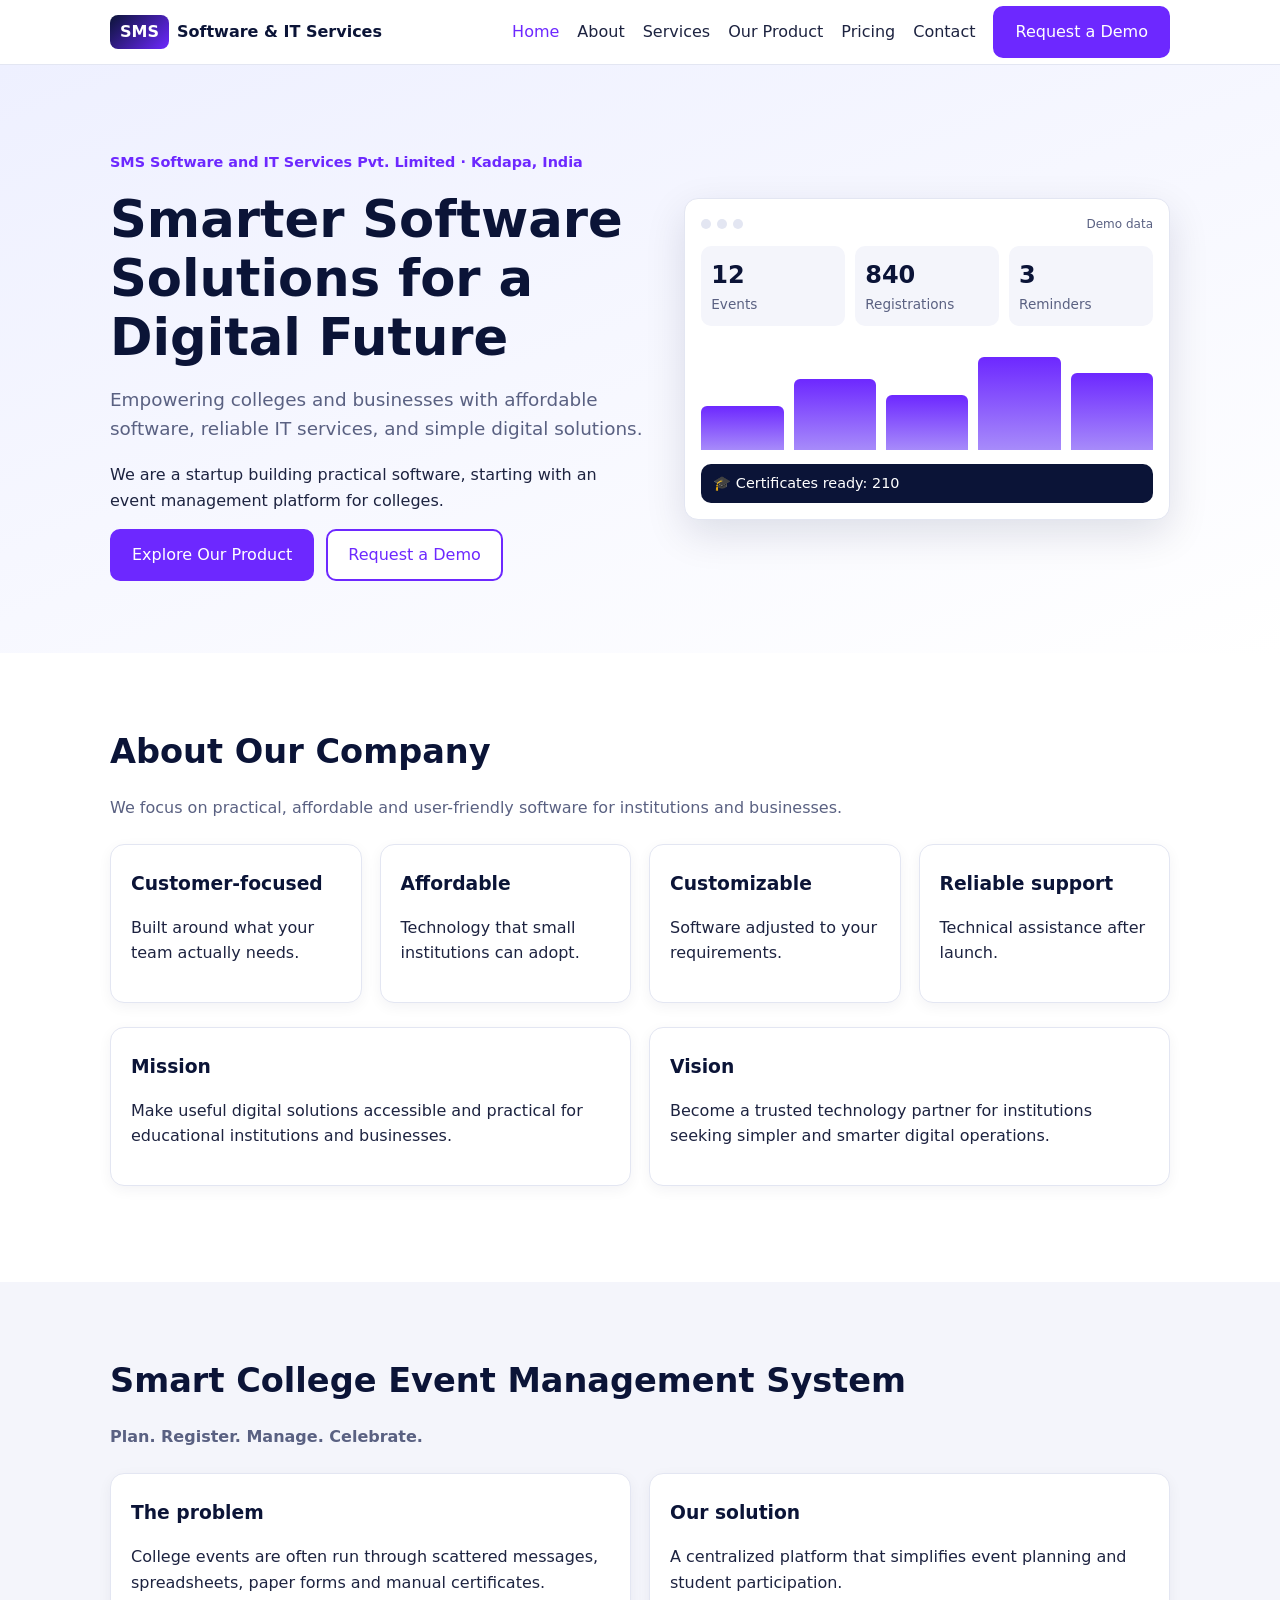
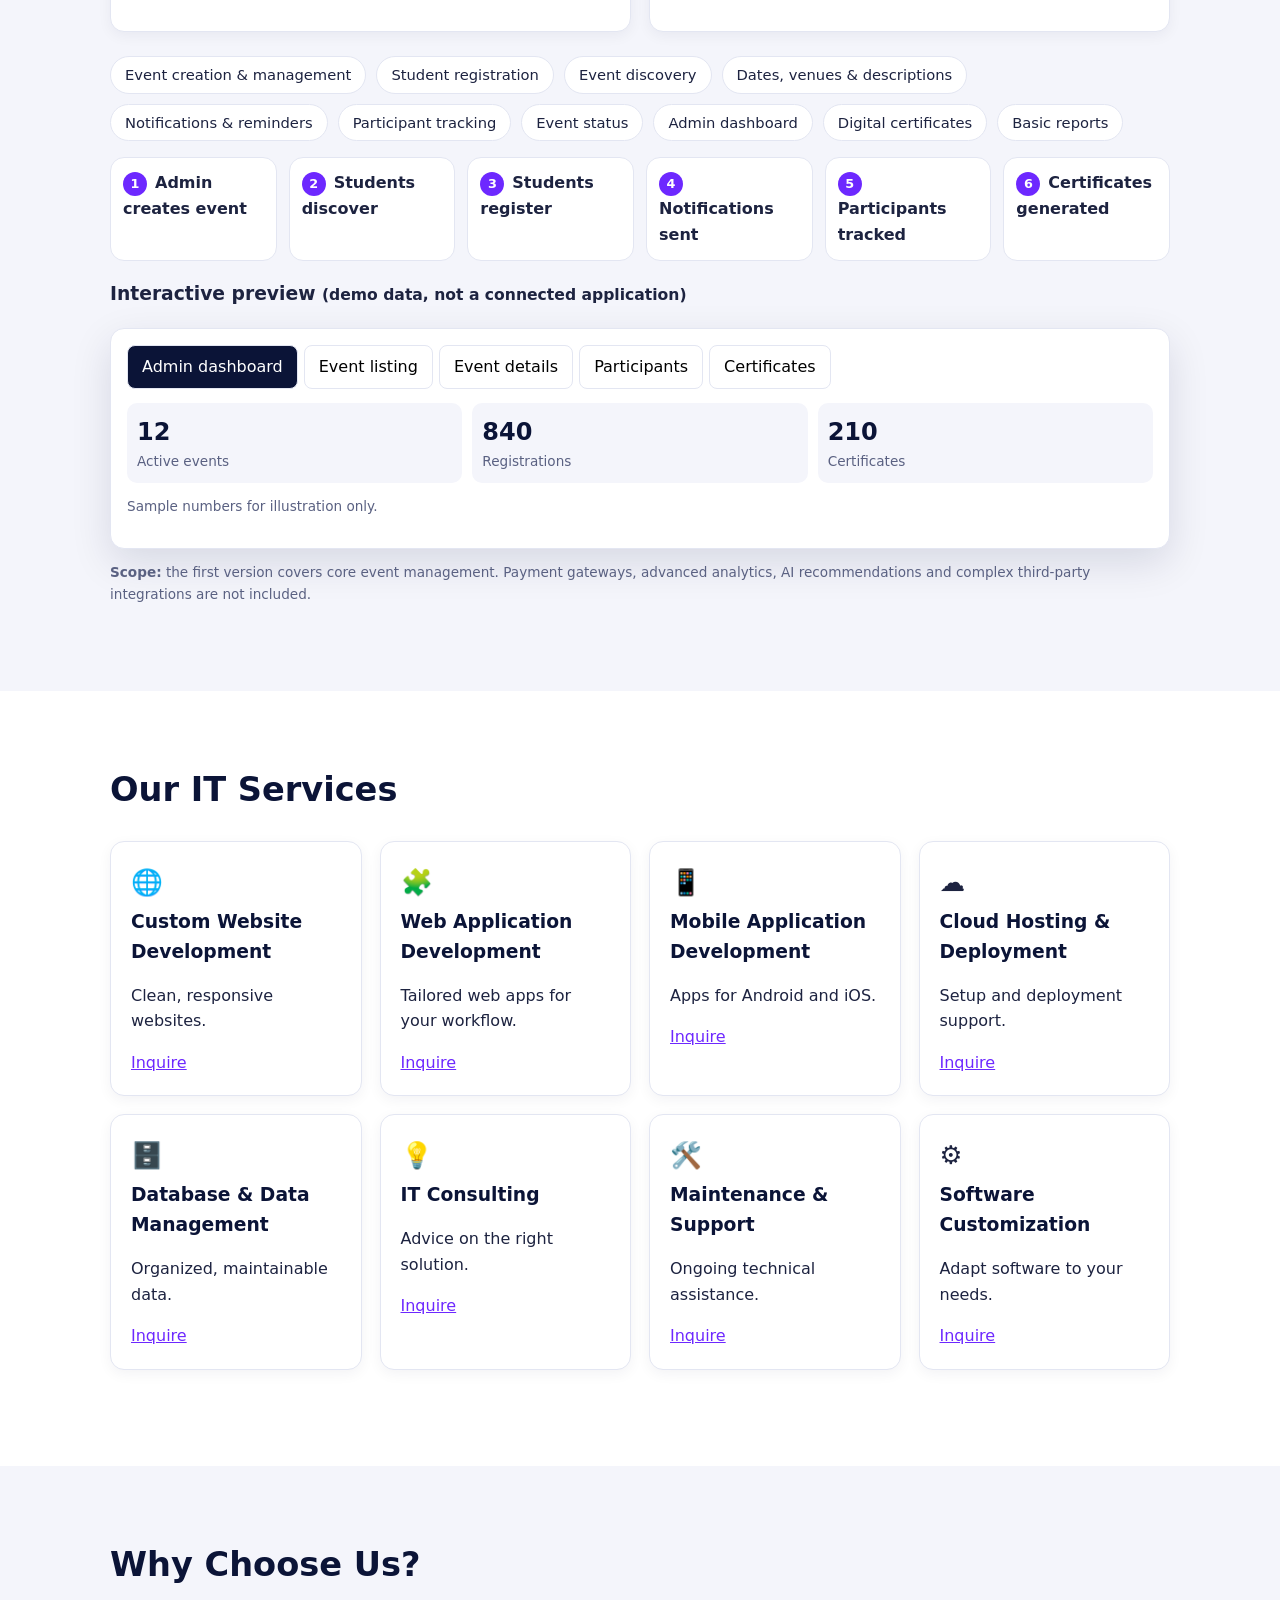
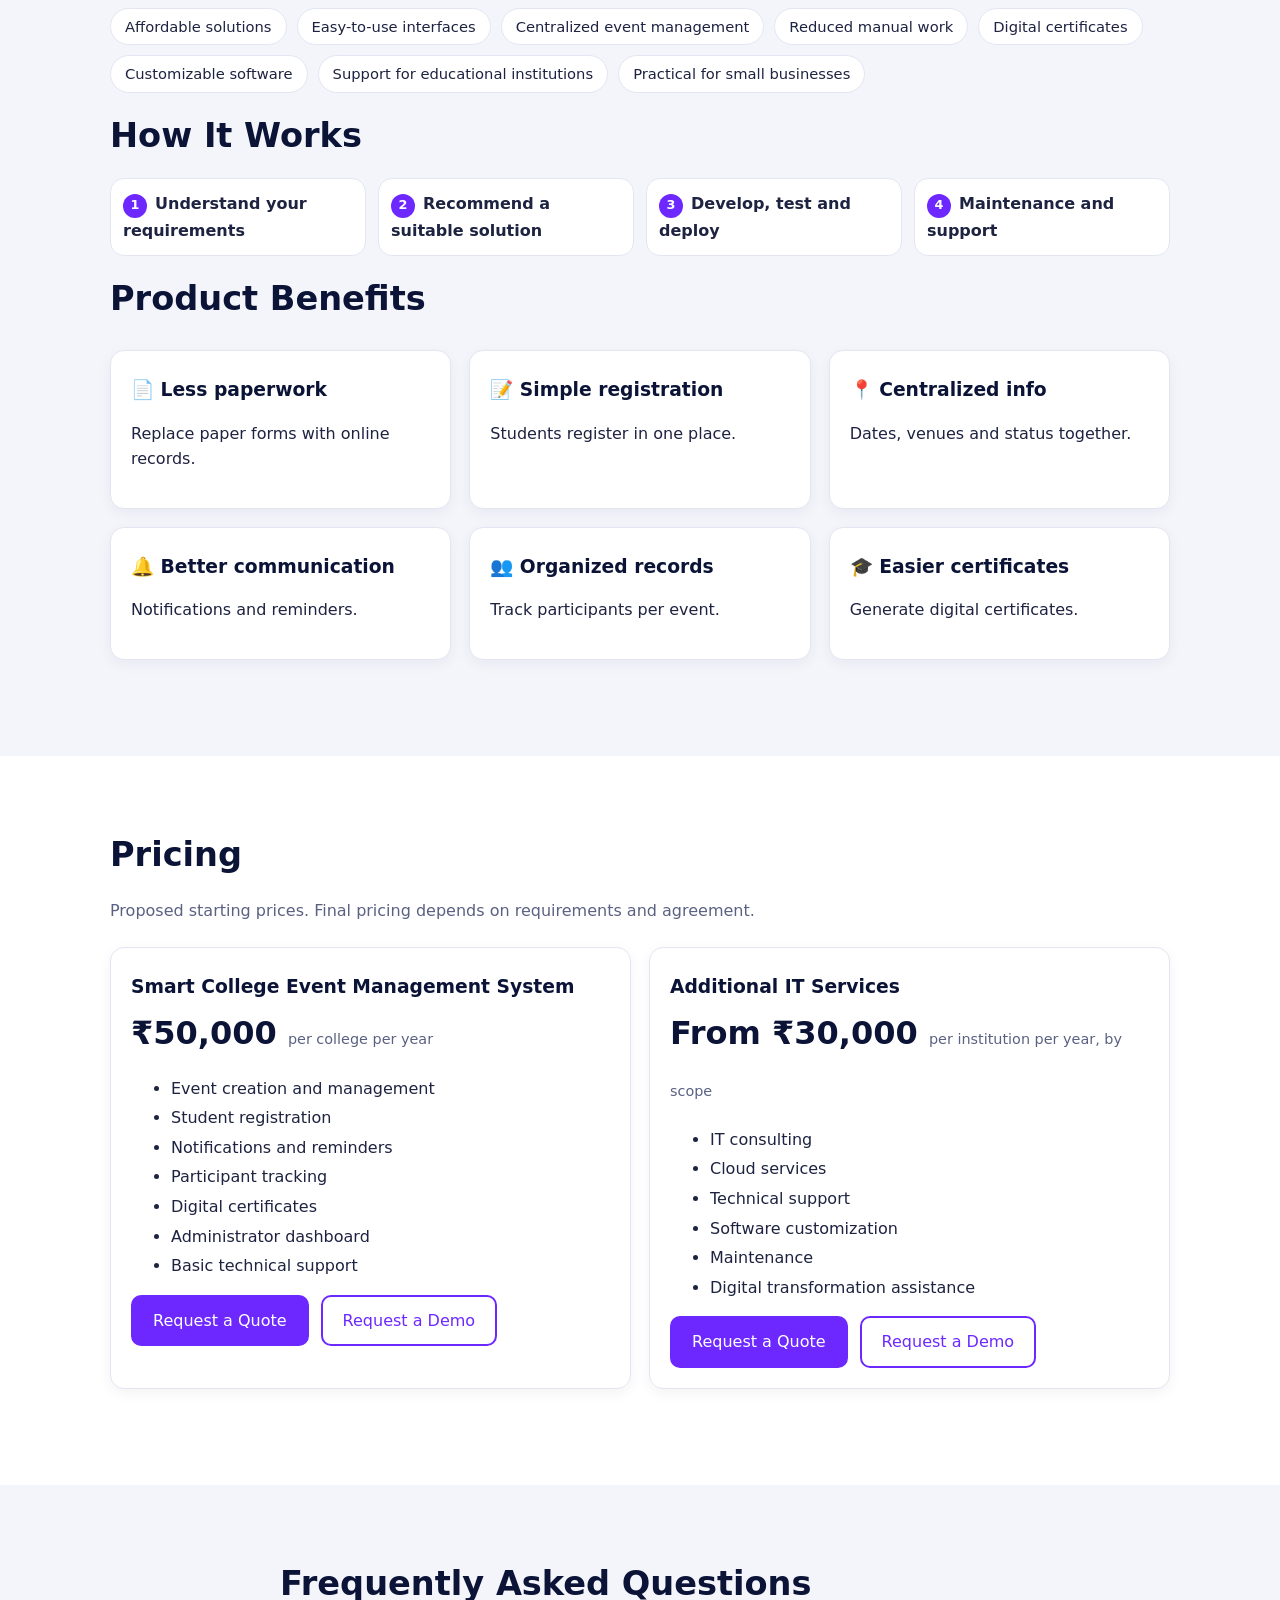
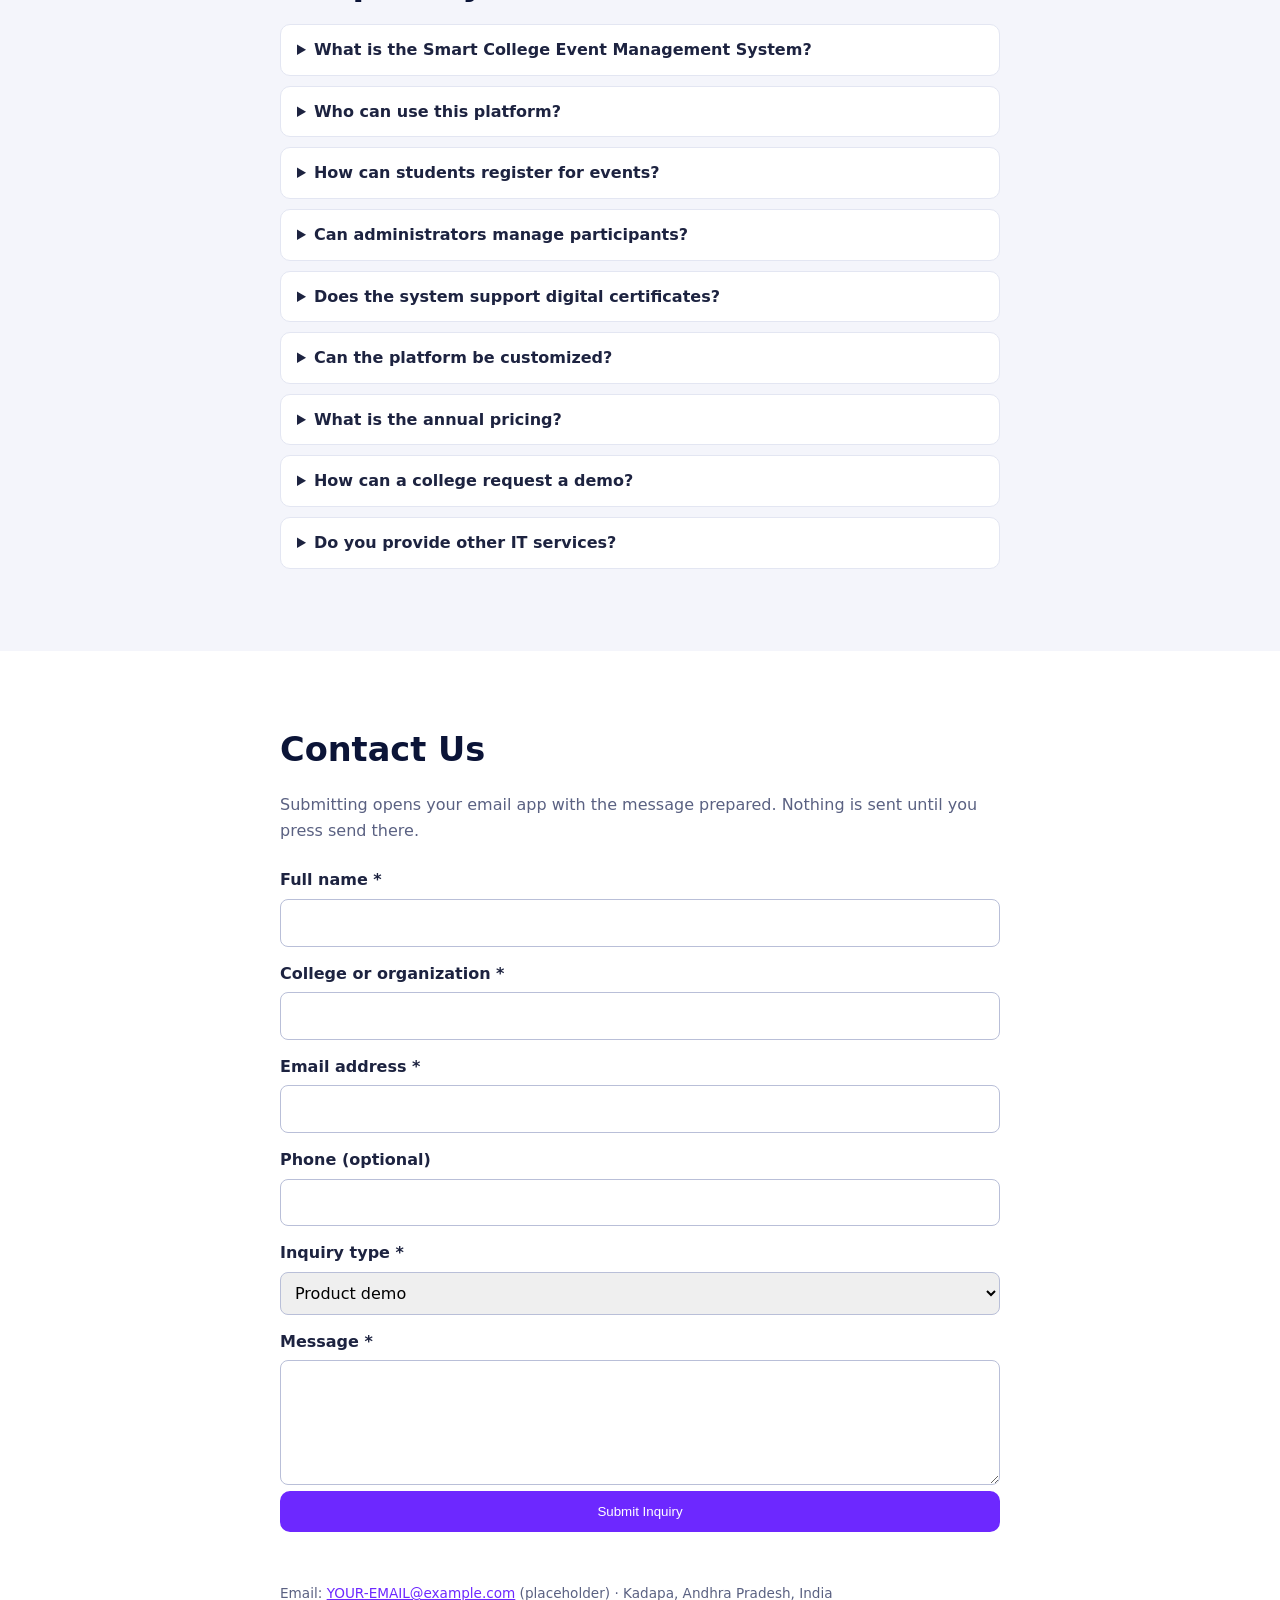
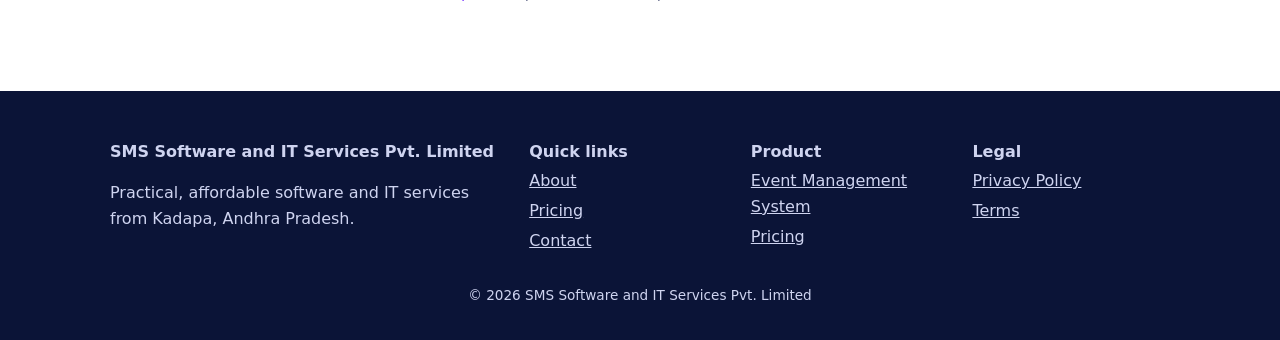
<file: index.html>
<!DOCTYPE html>
<html lang="en">
<head>
<meta charset="utf-8">
<meta name="viewport" content="width=device-width, initial-scale=1">
<title>College Event Management Software India | SMS Software and IT Services</title>
<meta name="description" content="Smart College Event Management System: event creation, student registration, notifications, participant tracking and digital certificates. Website and IT services from Kadapa, Andhra Pradesh.">
<!-- TODO: replace YOUR-USERNAME with your GitHub username (or your custom domain) after deployment -->
<link rel="canonical" href="https://YOUR-USERNAME.github.io/sms-software-website/">
<meta property="og:type" content="website">
<meta property="og:title" content="SMS Software and IT Services Pvt. Limited">
<meta property="og:description" content="Smart College Event Management System and practical IT services.">
<meta property="og:url" content="https://YOUR-USERNAME.github.io/sms-software-website/">
<meta name="twitter:card" content="summary">
<link rel="icon" href="assets/images/favicon.svg" type="image/svg+xml">
<link rel="stylesheet" href="assets/css/style.css">
<script defer src="assets/js/main.js"></script>
</head>
<body>
<a class="skip" href="#main">Skip to content</a>
<header class="nav">
 <div class="wrap nav-in">
  <a class="logo" href="#home" aria-label="SMS Software and IT Services home"><span class="logo-mark">SMS</span><span class="logo-txt">Software &amp; IT Services</span></a>
  <button class="burger" aria-label="Toggle menu" aria-expanded="false" aria-controls="menu">☰</button>
  <nav id="menu" aria-label="Main">
   <a href="#home">Home</a><a href="#about">About</a><a href="#services">Services</a><a href="#product">Our Product</a><a href="#pricing">Pricing</a><a href="#contact">Contact</a>
   <a class="btn btn-p" href="#contact" data-inquiry="Product demo">Request a Demo</a>
  </nav>
 </div>
</header>
<main id="main">
<section id="home" class="hero"><div class="wrap grid2">
 <div>
  <p class="eyebrow">SMS Software and IT Services Pvt. Limited · Kadapa, India</p>
  <h1>Smarter Software Solutions for a Digital Future</h1>
  <p class="lead">Empowering colleges and businesses with affordable software, reliable IT services, and simple digital solutions.</p>
  <p>We are a startup building practical software, starting with an event management platform for colleges.</p>
  <div class="row"><a class="btn btn-p" href="#product">Explore Our Product</a><a class="btn btn-o" href="#contact" data-inquiry="Product demo">Request a Demo</a></div>
 </div>
 <div class="mock" role="img" aria-label="Illustration of an event dashboard with registrations and certificates (demo data)">
  <div class="mock-bar"><i></i><i></i><i></i><span>Demo data</span></div>
  <div class="stats"><div><b>12</b>Events</div><div><b>840</b>Registrations</div><div><b>3</b>Reminders</div></div>
  <div class="bars"><span style="height:40%"></span><span style="height:65%"></span><span style="height:50%"></span><span style="height:85%"></span><span style="height:70%"></span></div>
  <div class="chip">🎓 Certificates ready: 210</div>
 </div>
</div></section>

<section id="about"><div class="wrap">
 <h2>About Our Company</h2>
 <p class="sub">We focus on practical, affordable and user-friendly software for institutions and businesses.</p>
 <div class="cards c4">
  <article class="card"><h3>Customer-focused</h3><p>Built around what your team actually needs.</p></article>
  <article class="card"><h3>Affordable</h3><p>Technology that small institutions can adopt.</p></article>
  <article class="card"><h3>Customizable</h3><p>Software adjusted to your requirements.</p></article>
  <article class="card"><h3>Reliable support</h3><p>Technical assistance after launch.</p></article>
 </div>
 <div class="cards c2">
  <article class="card"><h3>Mission</h3><p>Make useful digital solutions accessible and practical for educational institutions and businesses.</p></article>
  <article class="card"><h3>Vision</h3><p>Become a trusted technology partner for institutions seeking simpler and smarter digital operations.</p></article>
 </div>
</div></section>

<section id="product" class="alt"><div class="wrap">
 <h2>Smart College Event Management System</h2>
 <p class="sub"><strong>Plan. Register. Manage. Celebrate.</strong></p>
 <div class="cards c2">
  <article class="card"><h3>The problem</h3><p>College events are often run through scattered messages, spreadsheets, paper forms and manual certificates.</p></article>
  <article class="card"><h3>Our solution</h3><p>A centralized platform that simplifies event planning and student participation.</p></article>
 </div>
 <ul class="chips"><li>Event creation &amp; management</li><li>Student registration</li><li>Event discovery</li><li>Dates, venues &amp; descriptions</li><li>Notifications &amp; reminders</li><li>Participant tracking</li><li>Event status</li><li>Admin dashboard</li><li>Digital certificates</li><li>Basic reports</li></ul>
 <ol class="flow"><li>Admin creates event</li><li>Students discover</li><li>Students register</li><li>Notifications sent</li><li>Participants tracked</li><li>Certificates generated</li></ol>

 <h3>Interactive preview <small>(demo data, not a connected application)</small></h3>
 <div class="demo">
  <div class="tabs" role="tablist" aria-label="Demo screens">
   <button role="tab" aria-selected="true" aria-controls="p0" id="t0">Admin dashboard</button>
   <button role="tab" aria-selected="false" aria-controls="p1" id="t1">Event listing</button>
   <button role="tab" aria-selected="false" aria-controls="p2" id="t2">Event details</button>
   <button role="tab" aria-selected="false" aria-controls="p3" id="t3">Participants</button>
   <button role="tab" aria-selected="false" aria-controls="p4" id="t4">Certificates</button>
  </div>
  <div class="panel" role="tabpanel" id="p0" aria-labelledby="t0">
   <div class="stats"><div><b>12</b>Active events</div><div><b>840</b>Registrations</div><div><b>210</b>Certificates</div></div>
   <p class="note">Sample numbers for illustration only.</p>
  </div>
  <div class="panel" role="tabpanel" id="p1" aria-labelledby="t1" hidden>
   <div class="cards c3">
    <article class="card ev"><h4>Tech Fest (Sample)</h4><p>12 Nov · Seminar Hall</p><button class="btn btn-o reg">Register (demo)</button></article>
    <article class="card ev"><h4>Cultural Day (Sample)</h4><p>20 Nov · Auditorium</p><button class="btn btn-o reg">Register (demo)</button></article>
    <article class="card ev"><h4>Coding Contest (Sample)</h4><p>28 Nov · Lab 2</p><button class="btn btn-o reg">Register (demo)</button></article>
   </div>
  </div>
  <div class="panel" role="tabpanel" id="p2" aria-labelledby="t2" hidden>
   <h4>Tech Fest (Sample)</h4><p>A one-day student technology showcase. Venue: Seminar Hall. Status: Open for registration.</p>
   <form class="mini" id="demoReg"><label for="dn">Student name</label><input id="dn" required><button class="btn btn-p">Register (demo)</button><p class="note" id="demoMsg" role="status"></p></form>
  </div>
  <div class="panel" role="tabpanel" id="p3" aria-labelledby="t3" hidden>
   <div class="tbl"><table><tr><th>Name</th><th>Event</th><th>Status</th></tr><tr><td>Student A</td><td>Tech Fest</td><td>Registered</td></tr><tr><td>Student B</td><td>Tech Fest</td><td>Attended</td></tr><tr><td>Student C</td><td>Coding Contest</td><td>Registered</td></tr></table></div>
  </div>
  <div class="panel" role="tabpanel" id="p4" aria-labelledby="t4" hidden>
   <div class="cert"><p>Certificate of Participation</p><h4 id="certName">Student B</h4><p>Tech Fest (Sample)</p></div>
   <button class="btn btn-o" id="certBtn">Preview another name (demo)</button>
  </div>
 </div>
 <p class="note"><strong>Scope:</strong> the first version covers core event management. Payment gateways, advanced analytics, AI recommendations and complex third-party integrations are not included.</p>
</div></section>

<section id="services"><div class="wrap">
 <h2>Our IT Services</h2>
 <div class="cards c4">
  <article class="card"><span class="ic">🌐</span><h3>Custom Website Development</h3><p>Clean, responsive websites.</p><a href="#contact" data-inquiry="Website development">Inquire</a></article>
  <article class="card"><span class="ic">🧩</span><h3>Web Application Development</h3><p>Tailored web apps for your workflow.</p><a href="#contact" data-inquiry="Other services">Inquire</a></article>
  <article class="card"><span class="ic">📱</span><h3>Mobile Application Development</h3><p>Apps for Android and iOS.</p><a href="#contact" data-inquiry="Other services">Inquire</a></article>
  <article class="card"><span class="ic">☁️</span><h3>Cloud Hosting &amp; Deployment</h3><p>Setup and deployment support.</p><a href="#contact" data-inquiry="Other services">Inquire</a></article>
  <article class="card"><span class="ic">🗄️</span><h3>Database &amp; Data Management</h3><p>Organized, maintainable data.</p><a href="#contact" data-inquiry="Other services">Inquire</a></article>
  <article class="card"><span class="ic">💡</span><h3>IT Consulting</h3><p>Advice on the right solution.</p><a href="#contact" data-inquiry="IT consulting">Inquire</a></article>
  <article class="card"><span class="ic">🛠️</span><h3>Maintenance &amp; Support</h3><p>Ongoing technical assistance.</p><a href="#contact" data-inquiry="Other services">Inquire</a></article>
  <article class="card"><span class="ic">⚙️</span><h3>Software Customization</h3><p>Adapt software to your needs.</p><a href="#contact" data-inquiry="Other services">Inquire</a></article>
 </div>
</div></section>

<section class="alt"><div class="wrap">
 <h2>Why Choose Us?</h2>
 <ul class="chips"><li>Affordable solutions</li><li>Easy-to-use interfaces</li><li>Centralized event management</li><li>Reduced manual work</li><li>Digital certificates</li><li>Customizable software</li><li>Support for educational institutions</li><li>Practical for small businesses</li></ul>
 <h2>How It Works</h2>
 <ol class="flow"><li>Understand your requirements</li><li>Recommend a suitable solution</li><li>Develop, test and deploy</li><li>Maintenance and support</li></ol>
 <h2>Product Benefits</h2>
 <div class="cards c3">
  <article class="card"><h3>📄 Less paperwork</h3><p>Replace paper forms with online records.</p></article>
  <article class="card"><h3>📝 Simple registration</h3><p>Students register in one place.</p></article>
  <article class="card"><h3>📍 Centralized info</h3><p>Dates, venues and status together.</p></article>
  <article class="card"><h3>🔔 Better communication</h3><p>Notifications and reminders.</p></article>
  <article class="card"><h3>👥 Organized records</h3><p>Track participants per event.</p></article>
  <article class="card"><h3>🎓 Easier certificates</h3><p>Generate digital certificates.</p></article>
 </div>
</div></section>

<section id="pricing"><div class="wrap">
 <h2>Pricing</h2>
 <p class="sub">Proposed starting prices. Final pricing depends on requirements and agreement.</p>
 <div class="cards c2">
  <article class="card price"><h3>Smart College Event Management System</h3><p class="amt">₹50,000 <small>per college per year</small></p>
   <ul><li>Event creation and management</li><li>Student registration</li><li>Notifications and reminders</li><li>Participant tracking</li><li>Digital certificates</li><li>Administrator dashboard</li><li>Basic technical support</li></ul>
   <div class="row"><a class="btn btn-p" href="#contact" data-inquiry="Pricing inquiry">Request a Quote</a><a class="btn btn-o" href="#contact" data-inquiry="Product demo">Request a Demo</a></div></article>
  <article class="card price"><h3>Additional IT Services</h3><p class="amt">From ₹30,000 <small>per institution per year, by scope</small></p>
   <ul><li>IT consulting</li><li>Cloud services</li><li>Technical support</li><li>Software customization</li><li>Maintenance</li><li>Digital transformation assistance</li></ul>
   <div class="row"><a class="btn btn-p" href="#contact" data-inquiry="Pricing inquiry">Request a Quote</a><a class="btn btn-o" href="#contact" data-inquiry="Other services">Request a Demo</a></div></article>
 </div>
</div></section>

<section class="alt"><div class="wrap narrow">
 <h2>Frequently Asked Questions</h2>
 <details><summary>What is the Smart College Event Management System?</summary><p>A centralized platform for planning college events, student registration, notifications, participant tracking and digital certificates.</p></details>
 <details><summary>Who can use this platform?</summary><p>College administrators, faculty and event coordinators, and students.</p></details>
 <details><summary>How can students register for events?</summary><p>Students browse upcoming events and register online.</p></details>
 <details><summary>Can administrators manage participants?</summary><p>Yes, participant tracking is part of the administrator dashboard.</p></details>
 <details><summary>Does the system support digital certificates?</summary><p>Yes, digital certificate generation is included.</p></details>
 <details><summary>Can the platform be customized?</summary><p>Yes, customization depends on the agreed scope.</p></details>
 <details><summary>What is the annual pricing?</summary><p>Proposed at ₹50,000 per college per year. Final pricing depends on requirements and agreement.</p></details>
 <details><summary>How can a college request a demo?</summary><p>Use the contact form below and choose "Product demo".</p></details>
 <details><summary>Do you provide other IT services?</summary><p>Yes: websites, apps, cloud, databases, consulting and support.</p></details>
</div></section>

<section id="contact"><div class="wrap narrow">
 <h2>Contact Us</h2>
 <p class="sub">Submitting opens your email app with the message prepared. Nothing is sent until you press send there.</p>
 <form id="form" novalidate>
  <label for="name">Full name *</label><input id="name" name="name" autocomplete="name" required>
  <label for="org">College or organization *</label><input id="org" name="org" required>
  <label for="email">Email address *</label><input id="email" name="email" type="email" autocomplete="email" required>
  <label for="phone">Phone (optional)</label><input id="phone" name="phone" type="tel" autocomplete="tel">
  <label for="type">Inquiry type *</label>
  <select id="type" name="type" required><option>Product demo</option><option>Pricing inquiry</option><option>Website development</option><option>IT consulting</option><option>Other services</option></select>
  <label for="msg">Message *</label><textarea id="msg" name="msg" rows="4" required></textarea>
  <button class="btn btn-p" type="submit">Submit Inquiry</button>
  <p id="status" role="status" aria-live="polite"></p>
 </form>
 <!-- TODO: replace placeholders. Add a tel:/WhatsApp link only once you have real numbers. -->
 <p class="note">Email: <a id="mail" href="mailto:YOUR-EMAIL@example.com">YOUR-EMAIL@example.com</a> (placeholder) · Kadapa, Andhra Pradesh, India</p>
</div></section>
</main>

<footer><div class="wrap fgrid">
 <div><strong>SMS Software and IT Services Pvt. Limited</strong><p>Practical, affordable software and IT services from Kadapa, Andhra Pradesh.</p></div>
 <div><strong>Quick links</strong><a href="#about">About</a><a href="#pricing">Pricing</a><a href="#contact">Contact</a></div>
 <div><strong>Product</strong><a href="#product">Event Management System</a><a href="#pricing">Pricing</a></div>
 <div><strong>Legal</strong><a href="privacy-policy.html">Privacy Policy</a><a href="terms.html">Terms</a></div>
</div><p class="copy">© <span id="yr">2026</span> SMS Software and IT Services Pvt. Limited</p></footer>
<button id="top" aria-label="Back to top" hidden>↑</button>
</body></html>
</file>
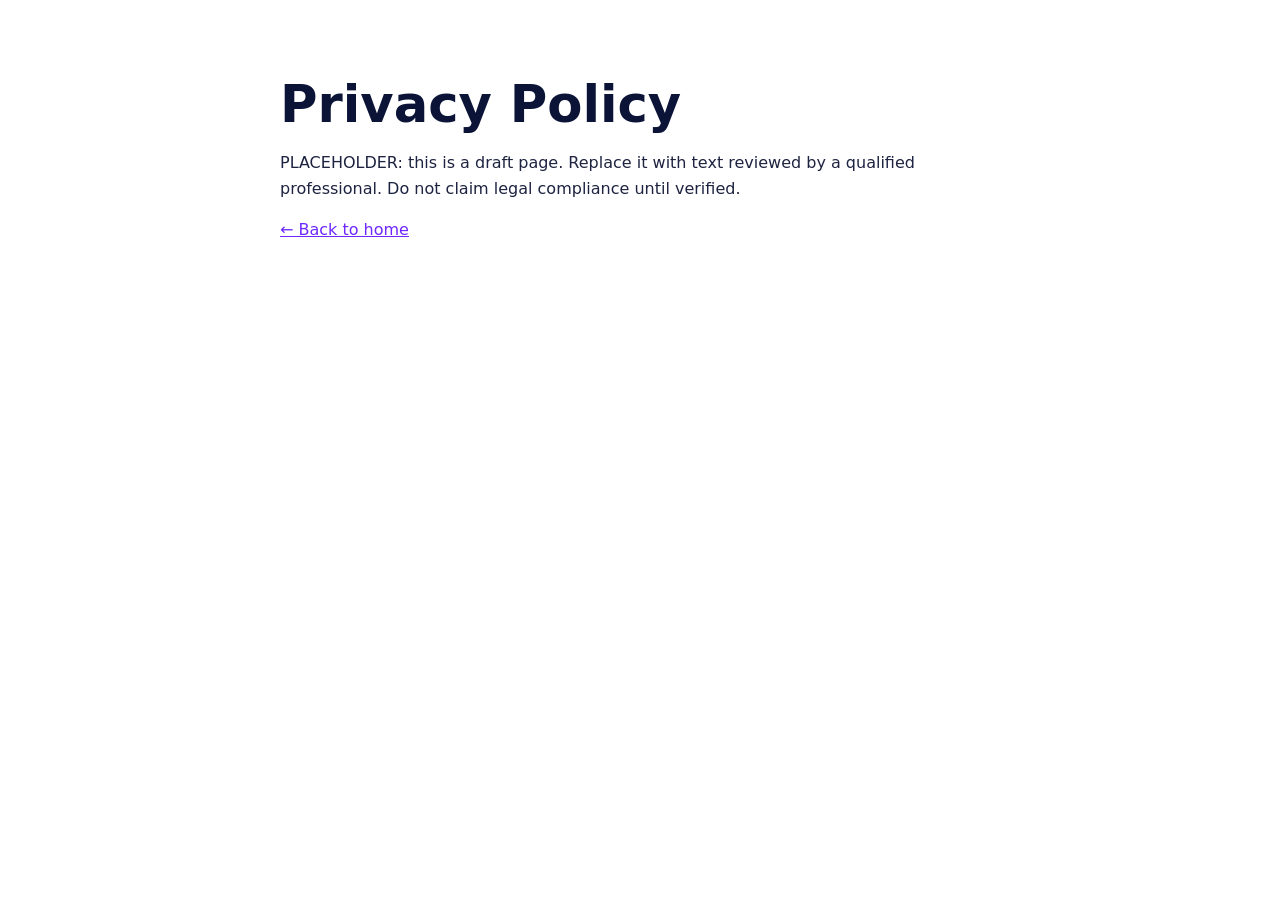
<file: privacy-policy.html>
<!DOCTYPE html><html lang="en"><head><meta charset="utf-8"><meta name="viewport" content="width=device-width, initial-scale=1"><title>Privacy Policy | SMS Software and IT Services</title><meta name="robots" content="noindex"><link rel="icon" href="assets/images/favicon.svg"><link rel="stylesheet" href="assets/css/style.css"></head><body><div class="wrap narrow" style="padding:60px 20px"><h1>Privacy Policy</h1><p>PLACEHOLDER: this is a draft page. Replace it with text reviewed by a qualified professional. Do not claim legal compliance until verified.</p><p><a href="index.html">← Back to home</a></p></div></body></html>
</file>
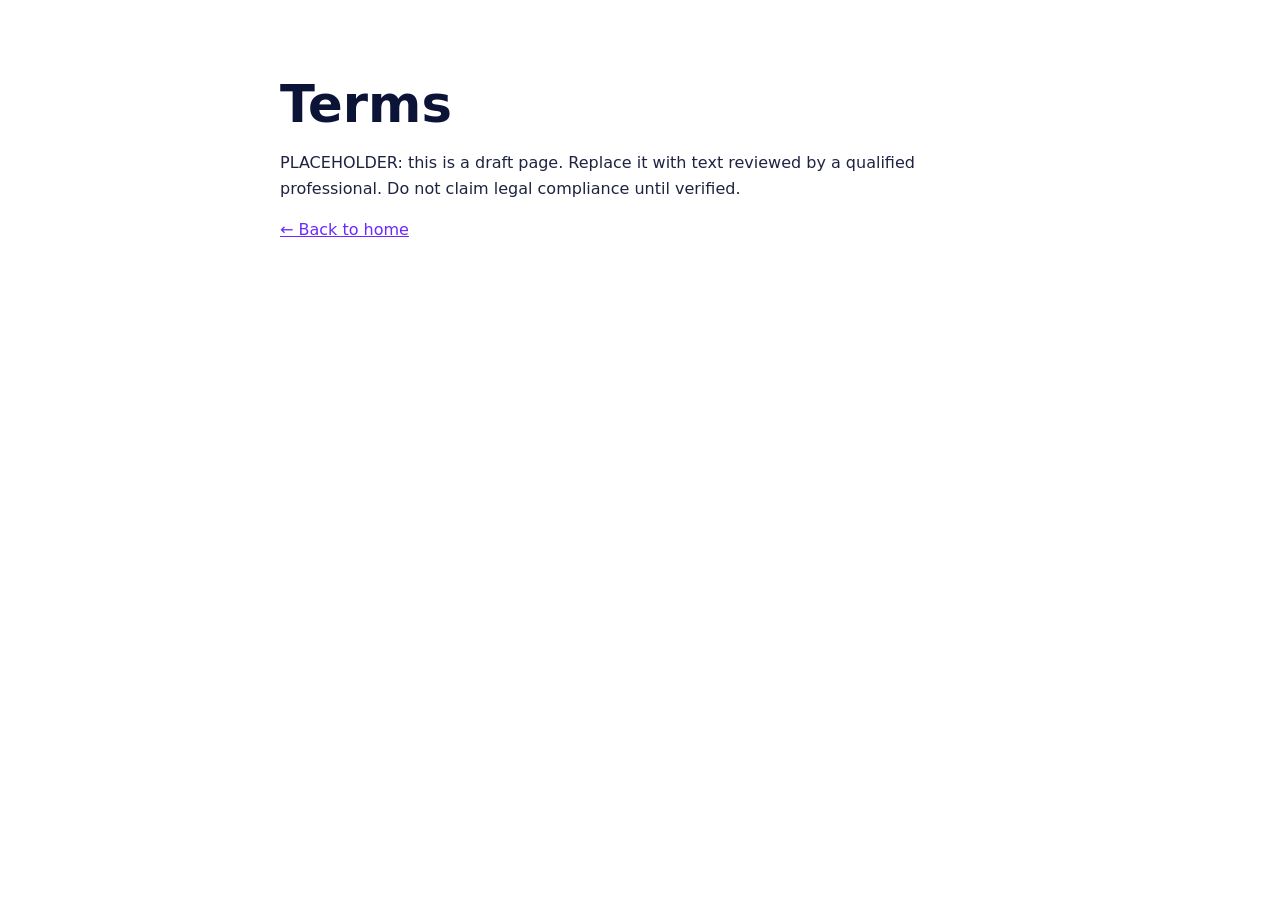
<file: terms.html>
<!DOCTYPE html><html lang="en"><head><meta charset="utf-8"><meta name="viewport" content="width=device-width, initial-scale=1"><title>Terms | SMS Software and IT Services</title><meta name="robots" content="noindex"><link rel="icon" href="assets/images/favicon.svg"><link rel="stylesheet" href="assets/css/style.css"></head><body><div class="wrap narrow" style="padding:60px 20px"><h1>Terms</h1><p>PLACEHOLDER: this is a draft page. Replace it with text reviewed by a qualified professional. Do not claim legal compliance until verified.</p><p><a href="index.html">← Back to home</a></p></div></body></html>
</file>
<file: assets/css/style.css>
:root{--navy:#0b1437;--vio:#6d28ff;--bg:#fff;--alt:#f4f5fb;--tx:#1d2340;--mut:#5a6182;--ln:#e3e6f2;--r:14px}
*{box-sizing:border-box}html{scroll-behavior:smooth;scroll-padding-top:72px}
body{margin:0;font:16px/1.6 system-ui,-apple-system,"Segoe UI",Roboto,sans-serif;color:var(--tx);background:var(--bg)}
.wrap{max-width:1100px;margin:auto;padding:0 20px}.narrow{max-width:760px}
section{padding:72px 0}.alt{background:var(--alt)}
h1{font-size:clamp(2rem,5vw,3.2rem);line-height:1.15;color:var(--navy);margin:.3em 0}h2{font-size:clamp(1.5rem,3vw,2.1rem);color:var(--navy);margin:0 0 .4em}
.sub,.lead{color:var(--mut)}.lead{font-size:1.15rem}.eyebrow{color:var(--vio);font-weight:600;font-size:.9rem}
a{color:var(--vio)}:focus-visible{outline:3px solid var(--vio);outline-offset:2px}
.skip{position:absolute;left:-999px}.skip:focus{left:8px;top:8px;background:#fff;padding:8px;z-index:99}
.nav{position:sticky;top:0;background:rgba(255,255,255,.95);border-bottom:1px solid var(--ln);z-index:50}
.nav-in{display:flex;align-items:center;justify-content:space-between;min-height:64px}
.logo{display:flex;gap:8px;align-items:center;text-decoration:none;color:var(--navy);font-weight:700}
.logo-mark{background:linear-gradient(135deg,var(--navy),var(--vio));color:#fff;padding:4px 10px;border-radius:8px}
nav{display:flex;gap:18px;align-items:center}nav a{text-decoration:none;color:var(--tx);font-weight:500}nav a.on{color:var(--vio)}
.burger{display:none;font-size:1.5rem;background:none;border:0;cursor:pointer}
.btn{display:inline-block;padding:11px 20px;border-radius:10px;font:600 1rem inherit;text-decoration:none;cursor:pointer;border:2px solid var(--vio)}
nav .btn-p,.btn-p{background:var(--vio);color:#fff}.btn-o{background:#fff;color:var(--vio)}.btn:hover{transform:translateY(-1px);box-shadow:0 6px 16px rgba(109,40,255,.25)}
.row{display:flex;gap:12px;flex-wrap:wrap;margin-top:16px}
.grid2{display:grid;grid-template-columns:1.1fr 1fr;gap:40px;align-items:center}.hero{background:linear-gradient(160deg,#eef0ff,#fff)}
.cards{display:grid;gap:18px;margin:24px 0}.c2{grid-template-columns:repeat(2,1fr)}.c3{grid-template-columns:repeat(3,1fr)}.c4{grid-template-columns:repeat(4,1fr)}
.card{background:#fff;border:1px solid var(--ln);border-radius:var(--r);padding:20px;box-shadow:0 4px 14px rgba(11,20,55,.05);transition:transform .2s}.card:hover{transform:translateY(-3px)}
.card h3,.card h4{margin:.2em 0;color:var(--navy)}.ic{font-size:1.6rem}
.mock,.demo{background:#fff;border:1px solid var(--ln);border-radius:var(--r);box-shadow:0 14px 40px rgba(11,20,55,.12);padding:16px}
.mock-bar{display:flex;gap:6px;align-items:center;margin-bottom:12px}.mock-bar i{width:10px;height:10px;border-radius:50%;background:var(--ln)}.mock-bar span{margin-left:auto;font-size:.75rem;color:var(--mut)}
.stats{display:grid;grid-template-columns:repeat(3,1fr);gap:10px}.stats div{background:var(--alt);border-radius:10px;padding:10px;font-size:.85rem;color:var(--mut)}.stats b{display:block;font-size:1.5rem;color:var(--navy)}
.bars{display:flex;gap:10px;align-items:flex-end;height:110px;margin:14px 0}.bars span{flex:1;background:linear-gradient(var(--vio),#a78bfa);border-radius:6px 6px 0 0}
.chip{background:var(--navy);color:#fff;border-radius:10px;padding:8px 12px;font-size:.9rem}
.chips{list-style:none;padding:0;display:flex;flex-wrap:wrap;gap:10px}.chips li{background:#fff;border:1px solid var(--ln);border-radius:99px;padding:6px 14px;font-size:.92rem}
.flow{list-style:none;padding:0;display:grid;grid-template-columns:repeat(auto-fit,minmax(150px,1fr));gap:12px;counter-reset:s}
.flow li{counter-increment:s;background:#fff;border:1px solid var(--ln);border-radius:var(--r);padding:12px;font-weight:600}.flow li:before{content:counter(s);display:inline-grid;place-items:center;width:24px;height:24px;background:var(--vio);color:#fff;border-radius:50%;margin-right:8px;font-size:.8rem}
.tabs{display:flex;gap:6px;flex-wrap:wrap;margin-bottom:14px}.tabs button{border:1px solid var(--ln);background:#fff;padding:8px 14px;border-radius:8px;cursor:pointer;font:inherit}.tabs [aria-selected=true]{background:var(--navy);color:#fff}
.note{font-size:.85rem;color:var(--mut)}.tbl{overflow-x:auto}table{width:100%;border-collapse:collapse}td,th{padding:8px;border-bottom:1px solid var(--ln);text-align:left}
.cert{border:3px double var(--vio);border-radius:12px;padding:20px;text-align:center;margin-bottom:12px}
.price .amt{font-size:2rem;font-weight:700;color:var(--navy);margin:.2em 0}.price small{font-size:.9rem;color:var(--mut);font-weight:400}.price li{margin:4px 0}
details{background:#fff;border:1px solid var(--ln);border-radius:10px;padding:12px 16px;margin:10px 0}summary{cursor:pointer;font-weight:600}
form{display:grid;gap:6px}label{font-weight:600;margin-top:8px}input,select,textarea{padding:10px;border:1px solid #b9bfd8;border-radius:8px;font:inherit;width:100%}
.bad{border-color:#c62828}.err{color:#c62828;font-size:.85rem}.ok{color:#1b7a3a;font-weight:600}
footer{background:var(--navy);color:#cfd4f0;padding:48px 0 20px}footer a{display:block;color:#cfd4f0;margin:4px 0}.fgrid{display:grid;grid-template-columns:2fr 1fr 1fr 1fr;gap:24px}.copy{text-align:center;font-size:.85rem;margin-top:28px}
#top{position:fixed;right:18px;bottom:18px;width:44px;height:44px;border-radius:50%;border:0;background:var(--vio);color:#fff;font-size:1.2rem;cursor:pointer}
@media(max-width:860px){.grid2,.c2,.c3,.c4,.fgrid{grid-template-columns:1fr}.c4{grid-template-columns:1fr 1fr}.burger{display:block}
 nav{display:none;position:absolute;top:64px;left:0;right:0;background:#fff;flex-direction:column;align-items:stretch;padding:16px 20px;border-bottom:1px solid var(--ln)}nav.open{display:flex}}
@media(max-width:520px){.c4{grid-template-columns:1fr}}
@media(prefers-reduced-motion:reduce){*{transition:none!important;scroll-behavior:auto!important}}
</file>
